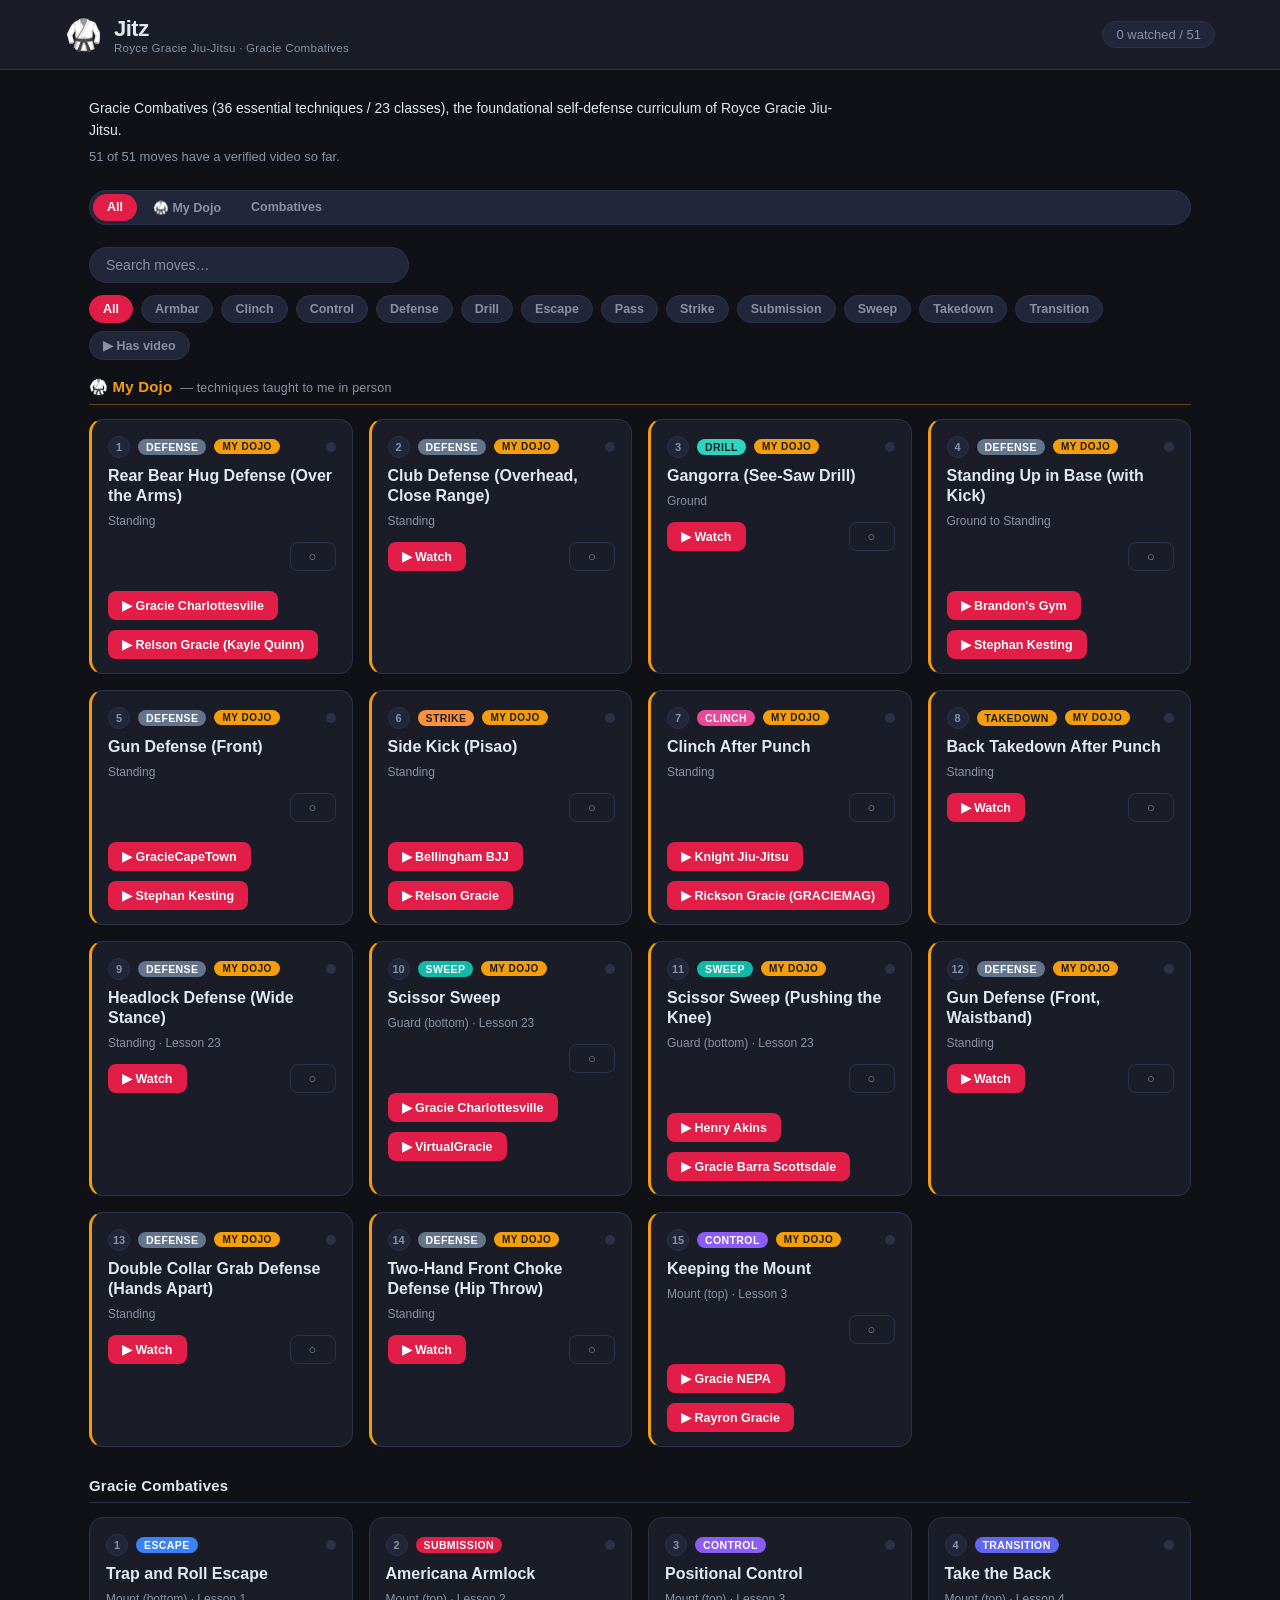
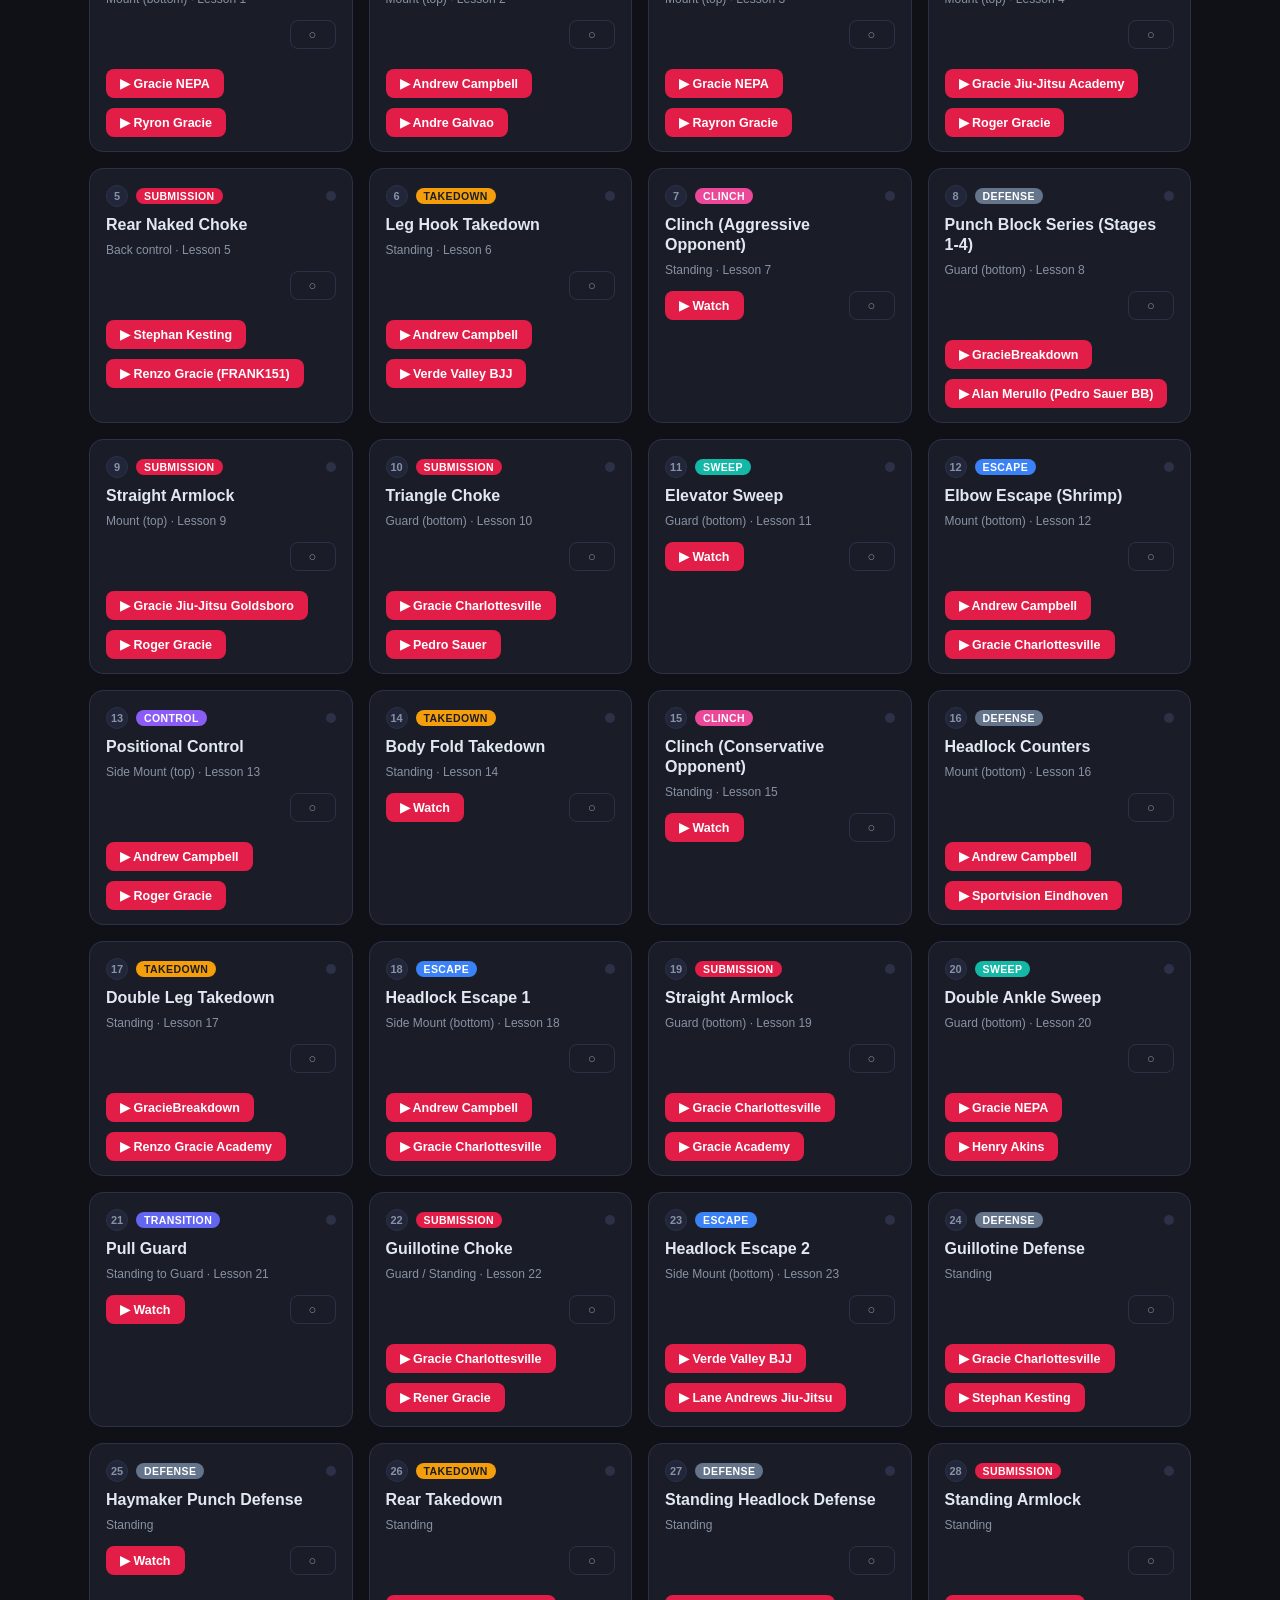
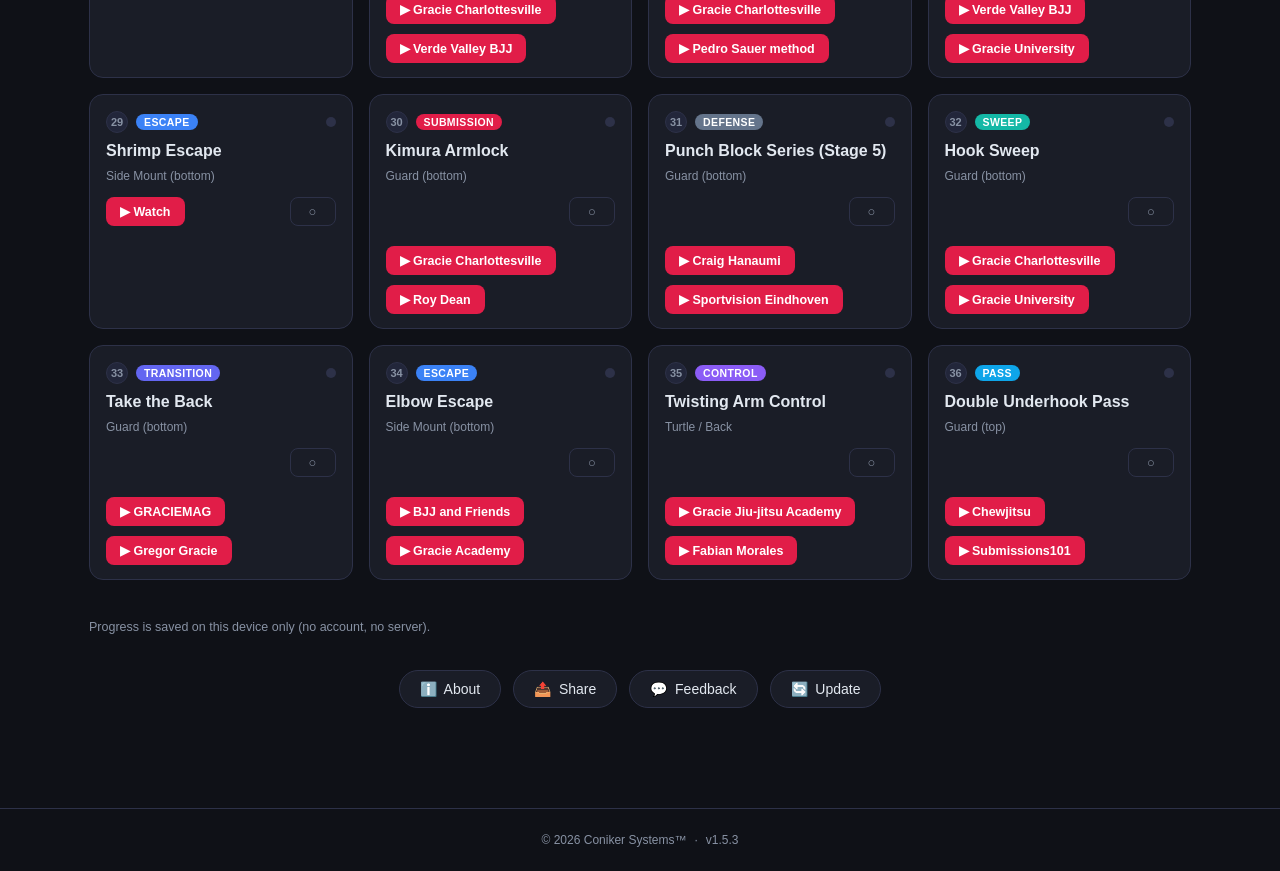
<file: index.html>
<!DOCTYPE html>
<html lang="en">
<head>
  <meta charset="UTF-8">
  <meta name="viewport" content="width=device-width, initial-scale=1.0, viewport-fit=cover">
  <title>Jitz — Royce Gracie Jiu-Jitsu</title>
  <meta name="description" content="Study the Gracie Combatives curriculum — browse every move and watch each technique.">

  <!-- PWA -->
  <link rel="manifest" href="manifest.webmanifest">
  <meta name="theme-color" content="#0f1117">
  <link rel="icon" href="icons/favicon-32.png" sizes="32x32">
  <link rel="apple-touch-icon" href="icons/apple-touch-icon.png">
  <meta name="apple-mobile-web-app-capable" content="yes">
  <meta name="apple-mobile-web-app-status-bar-style" content="black-translucent">
  <meta name="apple-mobile-web-app-title" content="Jitz">
  <meta name="mobile-web-app-capable" content="yes">

  <link rel="stylesheet" href="static/css/style.css">
</head>
<body>
  <header>
    <div class="header-inner">
      <div class="logo">
        <span class="logo-icon">🥋</span>
        <div>
          <div class="logo-text">Jitz</div>
          <div class="logo-sub">Royce Gracie Jiu-Jitsu · Gracie Combatives</div>
        </div>
      </div>
      <div class="header-meta">
        <span class="stat" id="progress-stat">—</span>
      </div>
    </div>
  </header>

  <main>
    <div class="intro">
      <p id="intro-source"></p>
      <p class="muted" id="intro-progress"></p>
    </div>

    <div class="controls">
      <div class="segmented" id="group-filter">
        <button class="seg active" data-group="all">All</button>
        <button class="seg" data-group="dojo">🥋 My Dojo</button>
        <button class="seg" data-group="combatives">Combatives</button>
      </div>
      <input type="search" id="search" class="search" placeholder="Search moves…" autocomplete="off">
      <div class="filters" id="filters">
        <button class="chip active" data-cat="all">All</button>
        <!-- category chips injected here -->
        <button class="chip chip-toggle" id="video-only" data-on="0">▶ Has video</button>
      </div>
    </div>

    <div id="sections"></div>
    <div id="no-results" class="no-results hidden">No moves match.</div>

    <div id="sources-panel" class="sources-panel hidden">
      <div class="sources-title">★ Sources you rate highest</div>
      <div class="sources-list" id="sources-list"></div>
      <button id="export-ratings" class="btn btn-search export-btn">📤&nbsp; Send my ratings to Claude</button>
      <div class="sources-foot">Rate the videos you watch (1–5 stars) to build this list — then send it to Claude to get more videos from your top instructors.</div>
    </div>

    <p class="muted foot-note">
      Progress is saved on this device only (no account, no server).
    </p>

    <div class="home-footer">
      <button class="foot-btn" onclick="location.href='about.html'">ℹ️&nbsp; About</button>
      <button class="foot-btn" onclick="window.Feedback && window.Feedback.shareApp()">📤&nbsp; Share</button>
      <button class="foot-btn" onclick="window.Feedback && window.Feedback.open()">💬&nbsp; Feedback</button>
      <button class="foot-btn" onclick="updateApp(this)">🔄&nbsp; Update</button>
    </div>
  </main>

  <footer id="app-footer" class="site-footer"></footer>

  <!-- Video player modal -->
  <div id="player" class="player hidden" onclick="closeVideoBackdrop(event)">
    <div class="player-box">
      <div class="player-head">
        <div>
          <div id="player-title" class="player-title">—</div>
          <div id="player-sub" class="player-sub">—</div>
        </div>
        <button class="player-close" onclick="closeVideo()" aria-label="Close">✕</button>
      </div>
      <div class="player-frame"><iframe id="player-iframe" src="" title="video" frameborder="0"
        allow="accelerometer; autoplay; clipboard-write; encrypted-media; gyroscope; picture-in-picture" allowfullscreen></iframe></div>
      <div class="player-rate">
        <span class="player-rate-label">Rate this video</span>
        <div class="stars stars-lg" id="player-stars"></div>
      </div>
      <div class="player-foot">
        <a id="player-yt" href="#" target="_blank" class="btn btn-search yt-out">Open on YouTube ↗</a>
        <button class="btn btn-done" onclick="closeWatched()">✓ Close &amp; mark watched</button>
      </div>
    </div>
  </div>

  <script src="static/js/version.js"></script>
  <script src="static/js/app.js"></script>
  <script>
    window.APP_INFO = { name: "Jitz", url: "https://conikersystems.github.io/jitz/", email: "info@conikersystems.com", noFab: true };
  </script>
  <script src="static/js/feedback.js"></script>
</body>
</html>
</file>
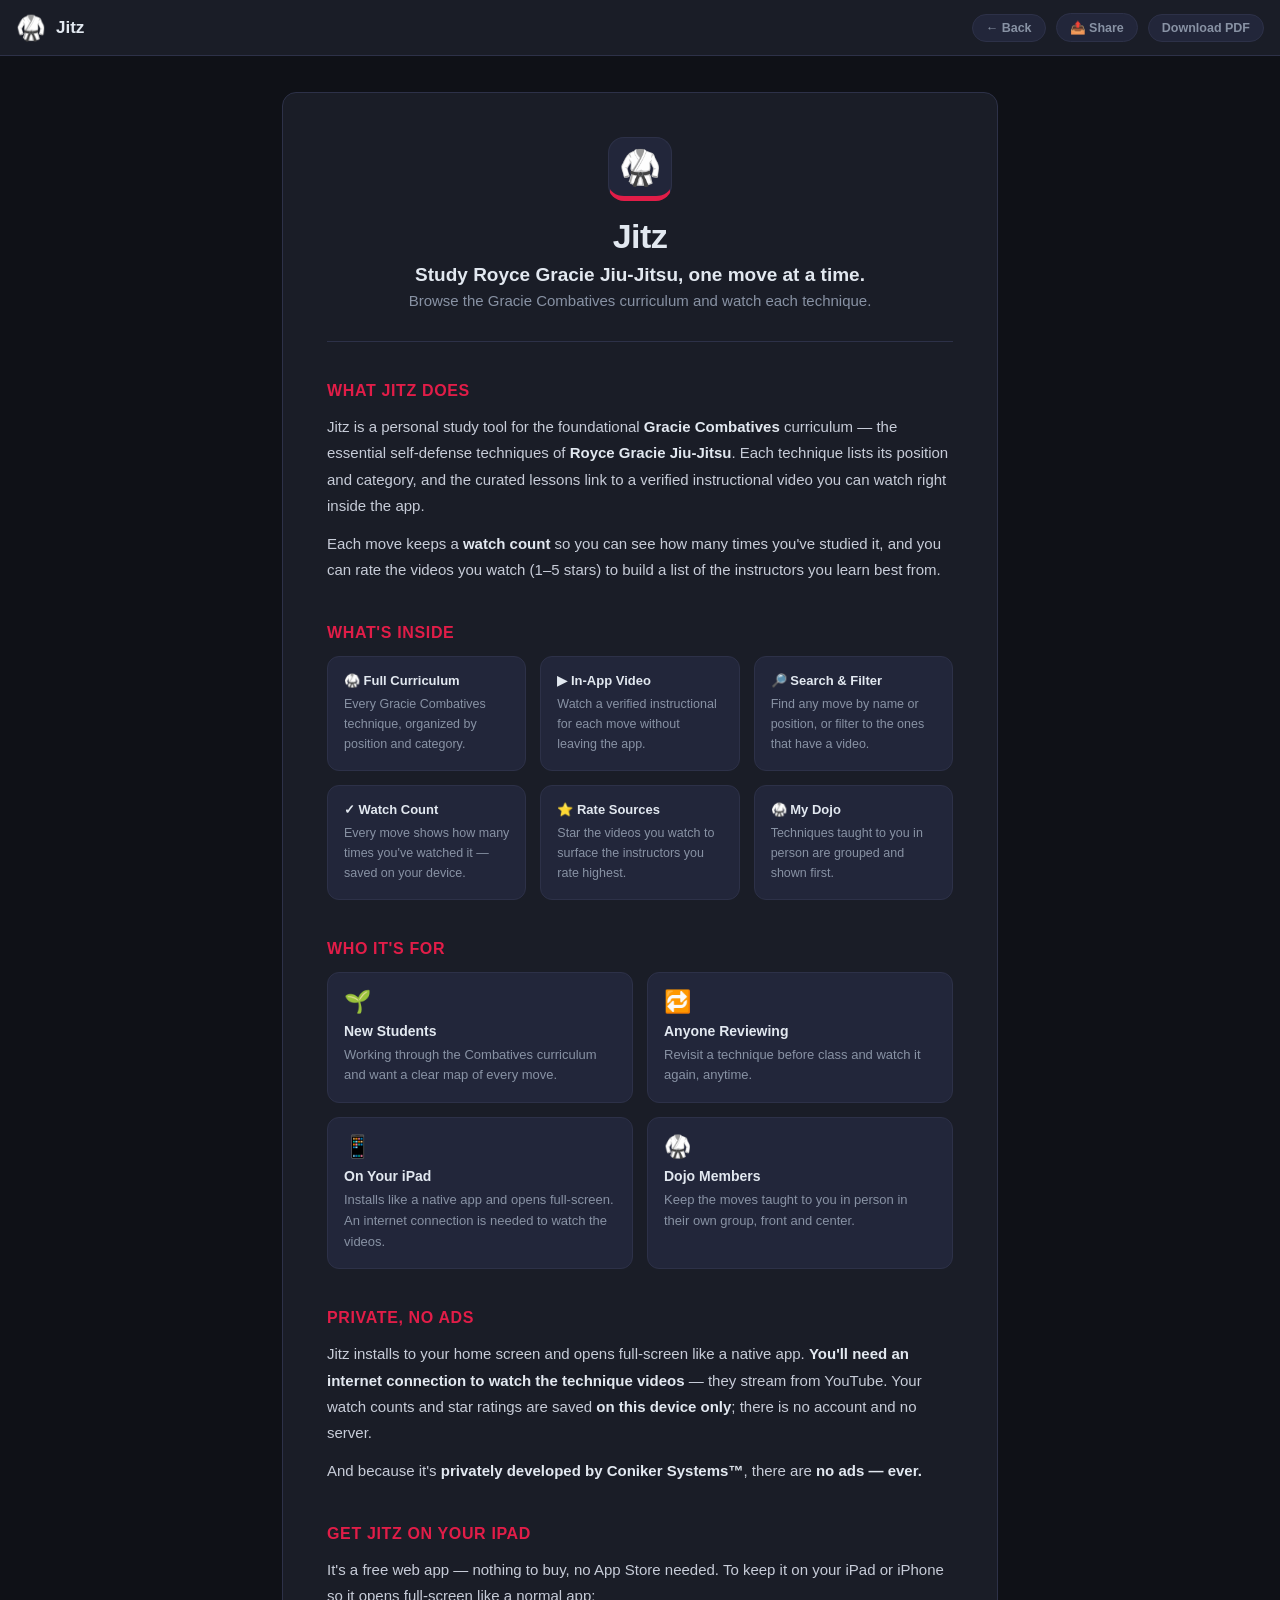
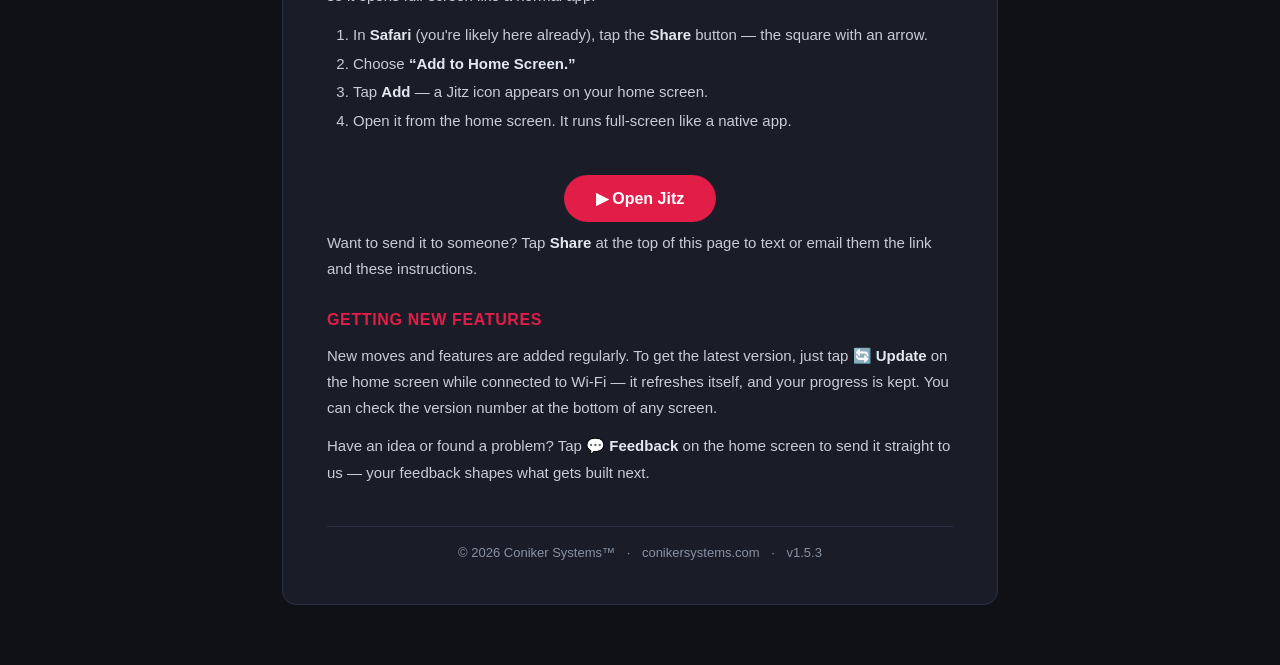
<file: about.html>
<!DOCTYPE html>
<html lang="en">
<head>
  <meta charset="UTF-8" />
  <meta name="viewport" content="width=device-width, initial-scale=1.0, viewport-fit=cover" />
  <title>About · Jitz</title>
  <link rel="manifest" href="manifest.webmanifest" />
  <meta name="theme-color" content="#0f1117" />
  <link rel="icon" href="icons/favicon-32.png" sizes="32x32" />
  <link rel="apple-touch-icon" href="icons/apple-touch-icon.png" />
  <link rel="stylesheet" href="static/css/style.css" />
  <script src="static/js/version.js"></script>
</head>
<body class="about-page">
  <header class="about-bar">
    <div class="logo-wrap">
      <span class="logo-emoji" aria-hidden="true">🥋</span>
      <strong>Jitz</strong>
    </div>
    <div class="nav">
      <a class="chip" href="index.html">← Back</a>
      <button class="chip" id="share-btn">📤 Share</button>
      <button class="chip" id="pdf-btn">Download PDF</button>
    </div>
  </header>

  <main class="about-main">
    <div class="about-card">

      <div class="about-hero">
        <div class="about-logo" aria-hidden="true">🥋</div>
        <h1>Jitz</h1>
        <p class="about-tagline">Study Royce Gracie Jiu-Jitsu, one move at a time.</p>
        <p class="about-sub">Browse the Gracie Combatives curriculum and watch each technique.</p>
      </div>

      <section class="about-section">
        <h2>What Jitz Does</h2>
        <p>Jitz is a personal study tool for the foundational <b>Gracie Combatives</b> curriculum — the
           essential self-defense techniques of <b>Royce Gracie Jiu-Jitsu</b>. Each technique lists its
           position and category, and the curated lessons link to a verified instructional video you can
           watch right inside the app.</p>
        <p>Each move keeps a <b>watch count</b> so you can see how many times you've studied it, and you can
           rate the videos you watch (1–5 stars) to build a list of the instructors you learn best from.</p>
      </section>

      <section class="about-section">
        <h2>What's Inside</h2>
        <div class="why-grid">
          <div class="why-item">
            <div class="why-title">🥋 Full Curriculum</div>
            <div class="why-desc">Every Gracie Combatives technique, organized by position and category.</div>
          </div>
          <div class="why-item">
            <div class="why-title">▶ In-App Video</div>
            <div class="why-desc">Watch a verified instructional for each move without leaving the app.</div>
          </div>
          <div class="why-item">
            <div class="why-title">🔎 Search &amp; Filter</div>
            <div class="why-desc">Find any move by name or position, or filter to the ones that have a video.</div>
          </div>
          <div class="why-item">
            <div class="why-title">✓ Watch Count</div>
            <div class="why-desc">Every move shows how many times you've watched it — saved on your device.</div>
          </div>
          <div class="why-item">
            <div class="why-title">⭐ Rate Sources</div>
            <div class="why-desc">Star the videos you watch to surface the instructors you rate highest.</div>
          </div>
          <div class="why-item">
            <div class="why-title">🥋 My Dojo</div>
            <div class="why-desc">Techniques taught to you in person are grouped and shown first.</div>
          </div>
        </div>
      </section>

      <section class="about-section">
        <h2>Who It's For</h2>
        <div class="audience-grid">
          <div class="audience-item">
            <div class="audience-icon">🌱</div>
            <div class="audience-label">New Students</div>
            <div class="audience-desc">Working through the Combatives curriculum and want a clear map of every move.</div>
          </div>
          <div class="audience-item">
            <div class="audience-icon">🔁</div>
            <div class="audience-label">Anyone Reviewing</div>
            <div class="audience-desc">Revisit a technique before class and watch it again, anytime.</div>
          </div>
          <div class="audience-item">
            <div class="audience-icon">📱</div>
            <div class="audience-label">On Your iPad</div>
            <div class="audience-desc">Installs like a native app and opens full-screen. An internet connection is needed to watch the videos.</div>
          </div>
          <div class="audience-item">
            <div class="audience-icon">🥋</div>
            <div class="audience-label">Dojo Members</div>
            <div class="audience-desc">Keep the moves taught to you in person in their own group, front and center.</div>
          </div>
        </div>
      </section>

      <section class="about-section">
        <h2>Private, No Ads</h2>
        <p>Jitz installs to your home screen and opens full-screen like a native app. <b>You'll need an
           internet connection to watch the technique videos</b> — they stream from YouTube. Your watch
           counts and star ratings are saved <b>on this device only</b>; there is no account and no server.</p>
        <p>And because it's <b>privately developed by Coniker Systems™</b>, there are <b>no ads — ever.</b></p>
      </section>

      <section class="about-section" id="get-it">
        <h2>Get Jitz on Your iPad</h2>
        <p>It's a free web app — nothing to buy, no App Store needed. To keep it on your iPad or iPhone so it
           opens full-screen like a normal app:</p>
        <ol class="get-steps">
          <li>In <b>Safari</b> (you're likely here already), tap the <b>Share</b> button — the square with an arrow.</li>
          <li>Choose <b>“Add to Home Screen.”</b></li>
          <li>Tap <b>Add</b> — a Jitz icon appears on your home screen.</li>
          <li>Open it from the home screen. It runs full-screen like a native app.</li>
        </ol>
        <div class="about-cta">
          <a class="process-btn" href="index.html">▶ Open Jitz</a>
        </div>
        <p class="get-tip">Want to send it to someone? Tap <b>Share</b> at the top of this page to text or
           email them the link and these instructions.</p>

        <h2 style="margin-top:28px">Getting New Features</h2>
        <p>New moves and features are added regularly. To get the latest version, just tap <b>🔄 Update</b>
           on the home screen while connected to Wi-Fi — it refreshes itself, and your progress is kept.
           You can check the version number at the bottom of any screen.</p>
        <p>Have an idea or found a problem? Tap <b>💬 Feedback</b> on the home screen to send it straight to
           us — your feedback shapes what gets built next.</p>
      </section>

      <div class="about-brand">
        <div class="brand-divider"></div>
        <div class="brand-line">
          © <span id="cr-years">2026</span> <a href="https://conikersystems.com" target="_blank" rel="noopener" class="brand-link">Coniker Systems™</a>
          <span class="brand-sep">·</span>
          <a href="https://conikersystems.com" target="_blank" rel="noopener" class="brand-link">conikersystems.com</a>
          <span class="brand-sep">·</span>
          v<span id="app-ver"></span>
        </div>
      </div>

    </div>
  </main>

  <script>
    document.getElementById("app-ver").textContent = window.APP_VERSION || "1.0";
    document.getElementById("cr-years").textContent = new Date().getFullYear();

    // This About page's own URL — sharing it lets someone read about Jitz and
    // see how to install it. Same site, just the /about.html path.
    var ABOUT_URL = location.origin + location.pathname;
    var DIR = location.pathname.substring(0, location.pathname.lastIndexOf("/") + 1);
    var PDF_URL = location.origin + DIR + "jitz-about.pdf";
    var SHARE_TEXT = "Jitz — study Royce Gracie Jiu-Jitsu on your iPad, free. "
      + "Here's all about it and how to get it:\n" + ABOUT_URL;

    document.getElementById("share-btn").onclick = async function () {
      if (navigator.share) {
        try { await navigator.share({ title: "About Jitz", text: SHARE_TEXT, url: ABOUT_URL }); return; } catch (e) { return; }
      }
      // No native share sheet (e.g. desktop): copy the link to paste anywhere.
      try { await navigator.clipboard.writeText(SHARE_TEXT); alert("Link copied — paste it into a text or email."); }
      catch (e) { window.prompt("Copy this link:", ABOUT_URL); }
    };

    // Download PDF — save the file to the device (sharing is handled by the
    // Share button). Fetch the file and trigger a download via a blob URL, which
    // saves to Files/Downloads without navigating the window.
    document.getElementById("pdf-btn").onclick = async function () {
      const btn = this;
      btn.textContent = "Preparing…";
      try {
        const res = await fetch("jitz-about.pdf", { cache: "reload" });
        const blob = await res.blob();
        const url = URL.createObjectURL(blob);
        const a = document.createElement("a");
        a.href = url;
        a.download = "Jitz.pdf";
        document.body.appendChild(a);
        a.click();
        a.remove();
        setTimeout(() => URL.revokeObjectURL(url), 5000);
      } catch (e) {
        alert("Couldn't prepare the PDF — check your connection and try again.");
      }
      btn.textContent = "Download PDF";
    };
  </script>
</body>
</html>
</file>
<file: static/css/style.css>
:root {
  --bg: #0f1117;
  --surface: #1a1d27;
  --surface2: #22263a;
  --border: #2d3148;
  --text: #e2e8f0;
  --text-muted: #8892a4;
  --accent: #e11d48;        /* Gracie red */
  --accent2: #f59e0b;
  --radius: 14px;
  --font: -apple-system, BlinkMacSystemFont, "SF Pro Display", "Segoe UI", sans-serif;
}
* { box-sizing: border-box; margin: 0; padding: 0; }
body { font-family: var(--font); background: var(--bg); color: var(--text); min-height: 100vh; }

/* Header sits below the notch / Dynamic Island when installed (safe-area inset). */
header { background: var(--surface); border-bottom: 1px solid var(--border); padding: env(safe-area-inset-top) 28px 0; height: calc(70px + env(safe-area-inset-top)); position: sticky; top: 0; z-index: 100; }
.header-inner { max-width: 1150px; margin: 0 auto; height: 100%; display: flex; align-items: center; justify-content: space-between; gap: 16px; }
.logo { display: flex; align-items: center; gap: 12px; }
.logo-icon { font-size: 30px; }
.logo-text { font-size: 22px; font-weight: 800; letter-spacing: -0.5px; }
.logo-sub { font-size: 11.5px; color: var(--text-muted); letter-spacing: 0.3px; }
.header-meta { display: flex; align-items: center; gap: 14px; }
.stat { font-size: 13px; color: var(--text-muted); background: var(--surface2); border: 1px solid var(--border); padding: 5px 13px; border-radius: 20px; }
.dojo-link { font-size: 12.5px; color: var(--accent); text-decoration: none; font-weight: 600; }
.dojo-link:hover { text-decoration: underline; }

main { max-width: 1150px; margin: 0 auto; padding: 28px 24px 80px; }
.intro p { font-size: 14px; line-height: 1.55; max-width: 760px; }
.intro .muted, .muted { color: var(--text-muted); }
.intro .muted { margin-top: 6px; font-size: 13px; }

.controls { margin: 22px 0 18px; display: flex; flex-direction: column; gap: 12px; }
.search { font-family: var(--font); font-size: 14px; color: var(--text); background: var(--surface2); border: 1px solid var(--border); padding: 9px 16px; border-radius: 22px; width: 100%; max-width: 320px; }
.search::placeholder { color: var(--text-muted); }
.search:focus { outline: none; border-color: var(--accent); }
.filters { display: flex; flex-wrap: wrap; gap: 8px; }
.chip { font-family: var(--font); font-size: 12.5px; font-weight: 600; color: var(--text-muted); background: var(--surface2); border: 1px solid var(--border); padding: 6px 13px; border-radius: 20px; cursor: pointer; transition: all 0.15s; }
.chip:hover { color: var(--text); }
.chip.active { background: var(--accent); border-color: var(--accent); color: #fff; }
.chip-toggle.active { background: var(--accent2); border-color: var(--accent2); color: #1a1d27; }

/* Group segmented control: All / My Dojo / Combatives */
.segmented { display: inline-flex; gap: 2px; background: var(--surface2); border: 1px solid var(--border); border-radius: 20px; padding: 3px; margin-bottom: 10px; }
.seg { font-family: var(--font); font-size: 12.5px; font-weight: 600; color: var(--text-muted); background: transparent; border: none; padding: 6px 14px; border-radius: 18px; cursor: pointer; transition: all 0.15s; }
.seg:hover { color: var(--text); }
.seg.active { background: var(--accent); color: #fff; }

/* Sections (My Dojo group, then Gracie Combatives) */
.move-section { margin-bottom: 30px; }
.move-section + .move-section { margin-top: 6px; }
.section-title { font-size: 15px; font-weight: 800; letter-spacing: 0.2px; margin: 4px 0 14px; padding-bottom: 8px; border-bottom: 1px solid var(--border); display: flex; align-items: baseline; gap: 8px; flex-wrap: wrap; }
.section-sub { font-size: 12.5px; font-weight: 500; color: var(--text-muted); }
.move-section[data-section="dojo"] .section-title { color: var(--accent2); border-bottom-color: rgba(245,158,11,0.35); }

.move-grid { display: grid; grid-template-columns: repeat(auto-fill, minmax(260px, 1fr)); gap: 16px; }
.move-card { background: var(--surface); border: 1px solid var(--border); border-radius: var(--radius); padding: 16px 16px 14px; display: flex; flex-direction: column; gap: 8px; transition: border-color 0.15s, transform 0.12s; }
.move-card:hover { border-color: var(--accent); transform: translateY(-2px); }
.move-card.no-video { opacity: 0.82; }
.move-card.status-started { border-color: var(--accent2); }
.move-card.status-done { border-color: #4ade80; }

.move-top { display: flex; align-items: center; gap: 8px; }
.move-order { font-size: 11px; font-weight: 700; color: var(--text-muted); background: var(--surface2); border: 1px solid var(--border); width: 22px; height: 22px; border-radius: 50%; display: flex; align-items: center; justify-content: center; flex-shrink: 0; }
.cat-badge { font-size: 10.5px; font-weight: 700; text-transform: uppercase; letter-spacing: 0.4px; padding: 2px 8px; border-radius: 12px; color: #fff; }
.cat-escape { background: #3b82f6; } .cat-submission { background: #e11d48; } .cat-control { background: #8b5cf6; }
.cat-takedown { background: #f59e0b; color:#1a1d27; } .cat-sweep { background: #14b8a6; } .cat-defense { background: #64748b; }
.cat-clinch { background: #ec4899; } .cat-transition { background: #6366f1; } .cat-pass { background: #0ea5e9; }
.cat-drill { background: #2dd4bf; color:#0c2420; } .cat-strike { background: #fb923c; color:#1a1d27; }
.dojo-flag { font-size: 10px; font-weight: 800; text-transform: uppercase; letter-spacing: 0.5px; padding: 2px 8px; border-radius: 12px; color: #1a1d27; background: var(--accent2); }
.move-card.is-dojo { border-left: 3px solid var(--accent2); }
.status-dot { margin-left: auto; width: 10px; height: 10px; border-radius: 50%; background: var(--border); flex-shrink: 0; transition: background 0.15s; }
.move-card.status-started .status-dot { background: var(--accent2); }
.move-card.status-done .status-dot { background: #4ade80; }

.move-name { font-size: 16px; font-weight: 700; line-height: 1.25; }
.move-pos { font-size: 12px; color: var(--text-muted); }
.move-actions { display: flex; gap: 8px; margin-top: 6px; flex-wrap: wrap; }

.btn { font-family: var(--font); font-size: 12.5px; font-weight: 600; padding: 7px 14px; border-radius: 8px; border: none; cursor: pointer; text-decoration: none; display: inline-block; transition: opacity 0.15s, transform 0.1s; }
.btn:hover { opacity: 0.88; transform: translateY(-1px); }
.btn-watch { background: var(--accent); color: #fff; }
.btn-search { background: var(--surface2); border: 1px solid var(--border); color: var(--text); }
.btn-status { background: transparent; border: 1px solid var(--border); color: var(--text-muted); min-width: 104px; }
.btn-status:hover { color: var(--text); border-color: var(--accent2); }
.move-card.status-done .btn-status { color: #4ade80; border-color: #4ade80; }
.move-card.status-started .btn-status { color: var(--accent2); border-color: var(--accent2); }
.btn-started { background: var(--accent2); color: #1a1d27; }
.btn-done { background: #4ade80; color: #14241a; }

/* Watch-count badge (replaces the old status button) */
.watch-badge { font-family: var(--font); font-size: 13px; font-weight: 700; color: var(--text-muted); border: 1px solid var(--border); border-radius: 8px; padding: 6px 12px; min-width: 46px; text-align: center; margin-left: auto; align-self: center; }
.move-card.watched { border-color: #4ade80; }
.move-card.watched .watch-badge { color: #4ade80; border-color: #4ade80; }
.move-card.watched .status-dot { background: #4ade80; }

/* Star ratings */
.stars { display: inline-flex; gap: 1px; margin-top: 10px; }
.star { background: none; border: none; padding: 2px; cursor: pointer; font-size: 17px; line-height: 1; color: #3b4060; transition: color 0.12s, transform 0.1s; }
.star:hover { transform: scale(1.18); }
.star.on { color: var(--accent2); }
.stars-lg .star { font-size: 24px; }

/* Multiple instructor videos on one card */
.video-options { display: flex; flex-direction: column; gap: 10px; margin-top: 12px; }
.vopt { display: flex; align-items: center; gap: 12px; flex-wrap: wrap; }
.vopt .btn-watch { flex: 0 0 auto; }
.vopt .stars { margin-top: 0; }

/* "Sources you rate highest" insight panel */
.sources-panel { background: var(--surface); border: 1px solid var(--border); border-radius: var(--radius); padding: 14px 16px; margin: 14px 0 4px; }
.sources-title { font-size: 13px; font-weight: 700; color: var(--accent2); margin-bottom: 11px; letter-spacing: 0.2px; }
.sources-list { display: flex; flex-direction: column; gap: 8px; }
.source-row { display: flex; align-items: center; gap: 10px; font-size: 13px; }
.source-name { font-weight: 600; flex: 1; min-width: 0; overflow: hidden; text-overflow: ellipsis; white-space: nowrap; }
.source-stars { color: var(--accent2); letter-spacing: 1px; flex-shrink: 0; }
.source-meta { color: var(--text-muted); font-size: 12px; white-space: nowrap; flex-shrink: 0; }
.export-btn { margin-top: 13px; width: 100%; text-align: center; }
.sources-foot { margin-top: 11px; font-size: 11.5px; color: var(--text-muted); }

/* Player rating row */
.player-rate { display: flex; align-items: center; gap: 12px; padding: 12px 18px 0; }
.player-rate-label { font-size: 13px; color: var(--text-muted); }

.no-results { color: var(--text-muted); padding: 30px 0; }
.foot-note { margin-top: 40px; font-size: 12.5px; }
.foot-note a { color: var(--accent); text-decoration: none; }
.hidden { display: none !important; }

/* Player modal */
.player { position: fixed; inset: 0; z-index: 500; background: rgba(8,9,13,0.85); display: flex; align-items: center; justify-content: center; padding: 24px; backdrop-filter: blur(3px); }
.player-box { background: var(--surface); border: 1px solid var(--border); border-radius: var(--radius); width: 100%; max-width: 880px; overflow: hidden; box-shadow: 0 24px 70px rgba(0,0,0,0.6); }
.player-head { display: flex; align-items: flex-start; justify-content: space-between; padding: 16px 18px; gap: 12px; }
.player-title { font-size: 16px; font-weight: 700; }
.player-sub { font-size: 12.5px; color: var(--text-muted); margin-top: 3px; }
.player-close { background: #e11d48; border: none; color: #fff; width: 46px; height: 46px; border-radius: 10px; cursor: pointer; font-size: 24px; font-weight: 800; line-height: 1; flex-shrink: 0; box-shadow: 0 3px 12px rgba(0,0,0,0.4); }
.player-close:hover { background: #f43f5e; transform: scale(1.06); }
.player-frame { position: relative; width: 100%; aspect-ratio: 16 / 9; background: #000; }
.player-frame iframe { position: absolute; inset: 0; width: 100%; height: 100%; }
.player-foot { display: flex; gap: 10px; padding: 14px 18px; }

/* Home footer button row (About / Share / Feedback / Update) */
.home-footer { display: flex; gap: 12px; justify-content: center; margin-top: 36px; flex-wrap: wrap; }
.foot-btn { font-family: var(--font); border: 1px solid var(--border); background: var(--surface); color: var(--text); border-radius: 999px; padding: 10px 20px; font-size: 14px; cursor: pointer; }
.foot-btn:hover { border-color: var(--accent); }
.foot-btn:active { background: var(--surface2); }

/* ---- About page (Coniker Systems standard) ---- */
header.about-bar { height: 56px; display: flex; align-items: center; justify-content: space-between;
  padding: env(safe-area-inset-top) 16px 0; background: var(--surface); border-bottom: 1px solid var(--border);
  position: sticky; top: 0; z-index: 100; }
header.about-bar .logo-wrap { display: flex; align-items: center; gap: 10px; font-size: 17px; }
header.about-bar .logo-wrap .logo-emoji { font-size: 24px; }
header.about-bar .nav { display: flex; align-items: center; gap: 10px; }
header.about-bar .chip { text-decoration: none; }
a.chip { display: inline-flex; align-items: center; }
.about-main { max-width: 760px; margin: 0 auto; padding: 36px 22px 60px; }
.about-card { background: var(--surface); border: 1px solid var(--border); border-radius: var(--radius); padding: clamp(22px, 5vw, 44px); }
.about-hero { text-align: center; margin-bottom: 40px; padding-bottom: 32px; border-bottom: 1px solid var(--border); }
.about-hero .about-logo { width: 64px; height: 64px; border-radius: 16px; margin: 0 auto 16px; display: grid; place-items: center;
  font-size: 34px; background: var(--surface2); border: 1px solid var(--border); border-bottom: 5px solid var(--accent); }
.about-hero h1 { font-size: 34px; font-weight: 800; letter-spacing: -0.5px; margin: 0 0 8px; }
.about-tagline { font-size: 19px; font-weight: 600; color: var(--text); margin: 0 0 6px; }
.about-sub { font-size: 15px; color: var(--text-muted); margin: 0; }
.about-section { margin-bottom: 40px; }
.about-section h2 { font-size: 16px; font-weight: 700; margin: 0 0 14px; color: var(--accent); text-transform: uppercase; letter-spacing: 0.04em; }
.about-section p { font-size: 15px; line-height: 1.75; color: #c7ccd8; margin: 0 0 12px; }
.about-section b { color: var(--text); }
.audience-grid { display: grid; grid-template-columns: 1fr 1fr; gap: 14px; }
@media (max-width: 560px) { .audience-grid { grid-template-columns: 1fr; } }
.audience-item { background: var(--surface2); border: 1px solid var(--border); border-radius: 12px; padding: 16px; }
.audience-icon { font-size: 22px; margin-bottom: 8px; }
.audience-label { font-size: 14px; font-weight: 700; color: var(--text); margin-bottom: 6px; }
.audience-desc { font-size: 13px; color: var(--text-muted); line-height: 1.6; }
.why-grid { display: grid; grid-template-columns: 1fr 1fr 1fr; gap: 14px; }
@media (max-width: 600px) { .why-grid { grid-template-columns: 1fr; } }
.why-item { background: var(--surface2); border: 1px solid var(--border); border-radius: 12px; padding: 16px; }
.why-title { font-size: 13px; font-weight: 700; color: var(--text); margin-bottom: 6px; }
.why-desc { font-size: 12.5px; color: var(--text-muted); line-height: 1.6; }
.get-steps { margin: 8px 0 8px 4px; padding-left: 22px; color: #c7ccd8; line-height: 1.9; font-size: 15px; }
.get-steps b { color: var(--text); }
.get-tip { font-size: 13.5px; color: var(--text-muted); }
.about-cta { text-align: center; margin: 40px 0 8px; }
.process-btn { display: inline-block; text-decoration: none; padding: 14px 32px; background: var(--accent); color: #fff;
  border: none; border-radius: 999px; font-size: 16px; font-weight: 650; cursor: pointer; }
.about-brand { margin-top: 30px; }
.brand-divider { height: 1px; background: var(--border); margin-bottom: 18px; }
.brand-line { font-size: 13px; color: var(--text-muted); text-align: center; }
.brand-link { color: var(--text-muted); text-decoration: none; }
.brand-link:hover { color: var(--accent); }
.brand-sep { margin: 0 8px; }

/* On iPhone/iPad, hide links that open the full YouTube site (set via JS).
   The embedded in-app player still works. */
body.hide-yt .yt-out { display: none !important; }

/* Footer — © <year> Coniker Systems™ · v<version> */
.site-footer { text-align: center; padding: 24px; font-size: 12px; color: var(--text-muted); border-top: 1px solid var(--border); margin-top: 20px; }
.site-footer a { color: var(--text-muted); text-decoration: none; transition: color 0.2s; }
.site-footer a:hover { color: var(--text); }
.footer-sep { margin: 0 8px; }

@media print {
  header.about-bar, .about-cta, .home-footer { display: none !important; }
  body { background: #fff !important; color: #111 !important; -webkit-print-color-adjust: exact; print-color-adjust: exact; }
  .about-section, .why-item, .audience-item { page-break-inside: avoid; }
  .about-card { border: none !important; padding: 0 !important; background: #fff !important; }
  .about-hero h1, .about-tagline, .about-section h2, .about-section p, .about-section b,
  .audience-label, .audience-desc, .why-title, .why-desc, .brand-line, .get-steps { color: #111 !important; }
  .audience-item, .why-item { background: #f5f5f5 !important; border-color: #ccc !important; }
}

/* Honor the side/bottom safe areas (landscape notch, home indicator) */
main { padding-left: max(24px, env(safe-area-inset-left)); padding-right: max(24px, env(safe-area-inset-right)); padding-bottom: max(80px, env(safe-area-inset-bottom)); }

/* Phones: compact single-row header, roomier tap targets, wrap player buttons */
@media (max-width: 640px) {
  header { padding: env(safe-area-inset-top) 16px 0; height: calc(58px + env(safe-area-inset-top)); }
  .logo-icon { font-size: 25px; }
  .logo-text { font-size: 19px; }
  .logo-sub { display: none; }            /* full subtitle lives on the About page */
  .header-meta { gap: 8px; }
  .stat { white-space: nowrap; font-size: 11.5px; padding: 4px 10px; }
  .dojo-link { display: none; }           /* dojo link is on the About page */
  main { padding-top: 20px; }
  .move-grid { grid-template-columns: 1fr; }
  .player { padding: 12px; }
  .player-foot { flex-wrap: wrap; }
  .player-foot .btn { flex: 1 1 auto; text-align: center; }
}
</file>
